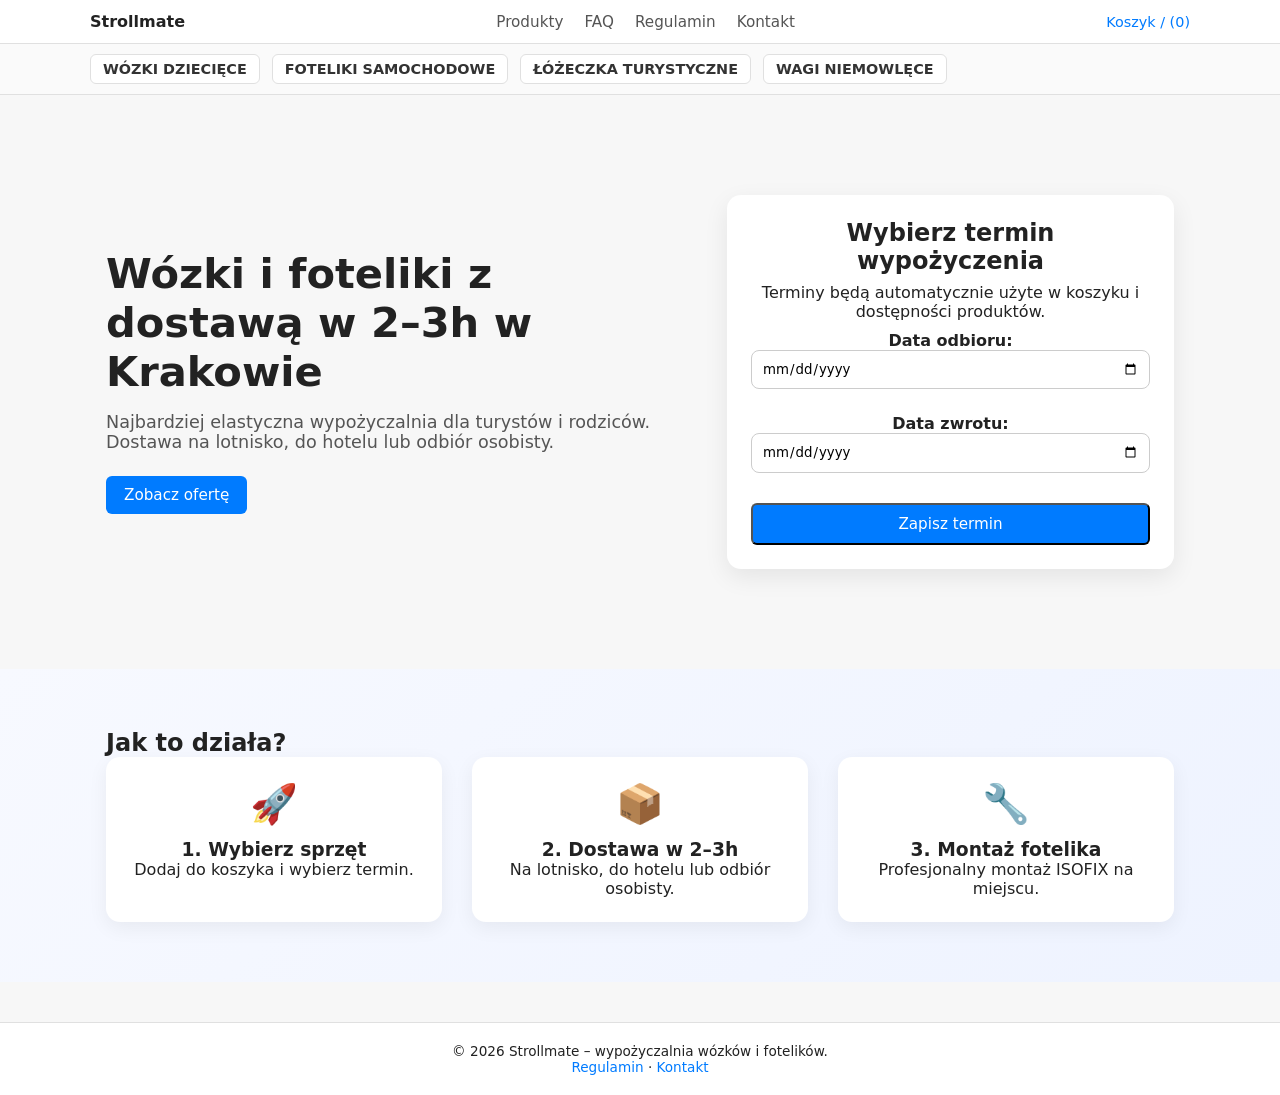
<file: index.html>
<!DOCTYPE html>
<html lang="pl">
<head>
  <meta charset="UTF-8" />
  <title>Strollmate – Wózki i foteliki z dostawą w Krakowie</title>
  <meta name="viewport" content="width=device-width, initial-scale=1" />
  <link rel="stylesheet" href="assets/css/style.css" />
  <script defer src="assets/js/app.js"></script>
</head>

<body>

  <!-- TOPBAR -->
  <header class="topbar">
    <div class="container topbar-inner">
      <div class="topbar-left">
        <a href="index.html" class="logo">Strollmate</a>
      </div>

      <nav class="topbar-nav">
        <a href="produkty.html">Produkty</a>
        <a href="faq.html">FAQ</a>
        <a href="regulamin.html">Regulamin</a>
        <a href="kontakt.html">Kontakt</a>
      </nav>

      <div class="topbar-right">
        <a href="rezerwacja.html" class="cart-link">Koszyk / <span id="cart-total">0,00 zł (0)</span></a>
      </div>
    </div>
  </header>

  <!-- KATEGORIE -->
  <section class="categories">
    <div class="container categories-inner">
      <a href="produkty.html#wozki">WÓZKI DZIECIĘCE</a>
      <a href="produkty.html#foteliki">FOTELIKI SAMOCHODOWE</a>
      <a href="produkty.html#lozeczka">ŁÓŻECZKA TURYSTYCZNE</a>
      <a href="produkty.html#wagi">WAGI NIEMOWLĘCE</a>
    </div>
  </section>

  <!-- FANCY HERO -->
  <section class="fancy-hero">
    <div class="container fancy-grid">

      <div class="fancy-left">
        <h1>Wózki i foteliki z dostawą w 2–3h w Krakowie</h1>
        <p>Najbardziej elastyczna wypożyczalnia dla turystów i rodziców. Dostawa na lotnisko, do hotelu lub odbiór osobisty.</p>
        <a href="produkty.html" class="btn-primary">Zobacz ofertę</a>
      </div>

      <div class="fancy-right">
        <div class="fancy-card">

          <h2>Wybierz termin wypożyczenia</h2>
          <p>Terminy będą automatycznie użyte w koszyku i dostępności produktów.</p>

          <label for="date-start" style="display:block; margin-top:10px; font-weight:600;">
            Data odbioru:
          </label>
          <input 
            type="date" 
            id="date-start" 
            style="padding:10px; width:100%; margin-bottom:15px; border-radius:8px; border:1px solid #ccc;"
          >

          <label for="date-end" style="display:block; margin-top:10px; font-weight:600;">
            Data zwrotu:
          </label>
          <input 
            type="date" 
            id="date-end" 
            style="padding:10px; width:100%; margin-bottom:15px; border-radius:8px; border:1px solid #ccc;"
          >

          <button 
            id="apply-dates"
            class="btn-primary"
            style="margin-top:15px; width:100%;"
          >
            Zapisz termin
          </button>

        </div>
      </div>

    </div>
  </section>

  <!-- STEPS PREMIUM -->
  <section class="steps-premium">
    <div class="container">
      <h2>Jak to działa?</h2>

      <div class="steps-premium-grid">

        <div class="step-premium">
          <div class="step-icon">🚀</div>
          <h3>1. Wybierz sprzęt</h3>
          <p>Dodaj do koszyka i wybierz termin.</p>
        </div>

        <div class="step-premium">
          <div class="step-icon">📦</div>
          <h3>2. Dostawa w 2–3h</h3>
          <p>Na lotnisko, do hotelu lub odbiór osobisty.</p>
        </div>

        <div class="step-premium">
          <div class="step-icon">🔧</div>
          <h3>3. Montaż fotelika</h3>
          <p>Profesjonalny montaż ISOFIX na miejscu.</p>
        </div>

      </div>
    </div>
  </section>

  <!-- FOOTER -->
  <footer class="footer">
    <div class="container footer-inner">
      <p>© 2026 Strollmate – wypożyczalnia wózków i fotelików.</p>
      <p><a href="regulamin.html">Regulamin</a> · <a href="kontakt.html">Kontakt</a></p>
    </div>
  </footer>

</body>
</html>
</file>
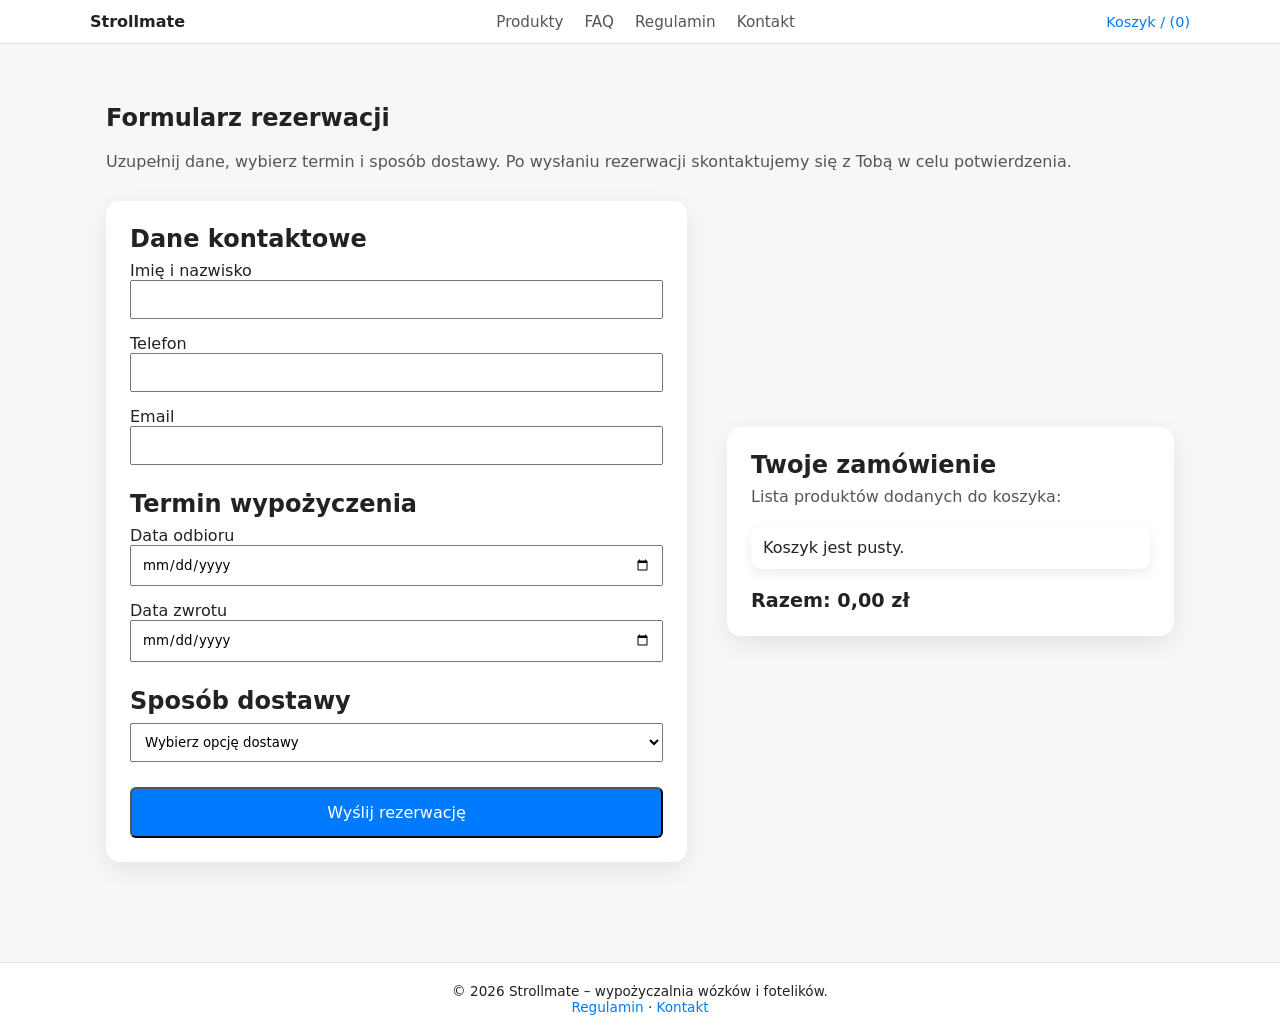
<file: rezerwacja.html>
<!DOCTYPE html>
<html lang="pl">
<head>
  <meta charset="UTF-8" />
  <title>Rezerwacja – Strollmate</title>
  <meta name="viewport" content="viewport-fit=cover, width=device-width, initial-scale=1" />
  <link rel="stylesheet" href="assets/css/style.css" />
  <script defer src="assets/js/app.js"></script>
</head>

<body>

  <!-- TOPBAR -->
  <header class="topbar">
    <div class="container topbar-inner">
      <div class="topbar-left">
        <a href="index.html" class="logo">Strollmate</a>
      </div>

      <nav class="topbar-nav">
        <a href="produkty.html">Produkty</a>
        <a href="faq.html">FAQ</a>
        <a href="regulamin.html">Regulamin</a>
        <a href="kontakt.html">Kontakt</a>
      </nav>

      <div class="topbar-right">
        <a href="rezerwacja.html" class="cart-link">Koszyk / <span id="cart-total">(0)</span></a>
      </div>
    </div>
  </header>

  <!-- FORMULARZ PREMIUM -->
  <section class="fancy-hero">
    <div class="container">

      <h1 style="margin-bottom: 20px;">Formularz rezerwacji</h1>
      <p style="color:#555; margin-bottom: 30px;">Uzupełnij dane, wybierz termin i sposób dostawy. Po wysłaniu rezerwacji skontaktujemy się z Tobą w celu potwierdzenia.</p>

      <div class="fancy-grid">

        <!-- LEWA STRONA: FORMULARZ -->
        <div class="fancy-left">

          <form id="reservation-form" class="fancy-card" style="text-align:left;">

            <!-- UKRYTE POLE NA KOSZYK -->
            <input type="hidden" name="items" id="cart-hidden">
            <input type="hidden" name="totalPrice" id="cart-total-hidden">

            <h2>Dane kontaktowe</h2>

            <label>Imię i nazwisko</label>
            <input 
              type="text" 
              name="name" 
              id="name"
              required 
              style="width:100%; padding:10px; margin-bottom:15px;"
            >

            <label>Telefon</label>
            <input 
              type="text" 
              name="phone" 
              id="phone"
              required 
              style="width:100%; padding:10px; margin-bottom:15px;"
            >

            <label>Email</label>
            <input 
              type="email" 
              name="email" 
              id="email"
              required 
              style="width:100%; padding:10px; margin-bottom:25px;"
            >


            <h2>Termin wypożyczenia</h2>

            <label>Data odbioru</label>
            <input 
              type="date" 
              name="startDate" 
              required 
              style="width:100%; padding:10px; margin-bottom:15px;"
            >

            <label>Data zwrotu</label>
            <input 
              type="date" 
              name="endDate" 
              required 
              style="width:100%; padding:10px; margin-bottom:25px;"
            >


            <h2>Sposób dostawy</h2>

            <select 
              id="delivery-option"
              name="delivery" 
              required 
              style="width:100%; padding:10px; margin-bottom:25px;"
            >             
              <option value="">Wybierz opcję dostawy</option>
              <option value="pickup">Odbiór osobisty</option>
              <option value="hotel">Dostawa do hotelu</option>
              <option value="airport">Dostawa na lotnisko Balice</option>
              <option value="address">Dostawa pod wskazany adres</option>
            </select>

            <!-- ⭐ POLE ADRESU — UKRYTE NA START -->
            <div id="address-field" class="hidden">
              <label>Adres (jeśli dotyczy)</label>
              <input 
                type="text" 
                name="address" 
                id="address"
                placeholder="Ulica, nr, miasto" 
                style="width:100%; padding:10px; margin-bottom:25px;"
              >
            </div>

            <button 
              type="submit" 
              class="btn-primary" 
              style="width:100%; padding:14px; font-size:1rem;"
            >
              Wyślij rezerwację
            </button>

          </form>

        </div>

        <!-- PRAWA STRONA: PODSUMOWANIE KOSZYKA -->
        <div class="fancy-right">
          <div class="fancy-card" style="text-align:left;">
            <h2>Twoje zamówienie</h2>
            <p style="color:#555; margin-bottom:20px;">Lista produktów dodanych do koszyka:</p>

            <div id="cart-items"></div>

            <p id="cart-term-summary" style="margin-top:10px; color:#555;"></p>

            <p style="margin-top:20px; font-size:1.2rem; font-weight:700;">
              Razem: <span id="cart-total-summary">0,00 zł</span>
            </p>
          </div>
        </div>

      </div>

    </div>
  </section>

  <!-- FOOTER -->
  <footer class="footer">
    <div class="container footer-inner">
      <p>© 2026 Strollmate – wypożyczalnia wózków i fotelików.</p>
      <p><a href="regulamin.html">Regulamin</a> · <a href="kontakt.html">Kontakt</a></p>
    </div>
  </footer>

  <!-- ⭐ PROSTY KOMUNIKAT PO WYSŁANIU REZERWACJI -->
  <div id="reservation-message" 
       style="
         display:none;
         position:fixed;
         bottom:20px;
         left:50%;
         transform:translateX(-50%);
         background:#333;
         color:#fff;
         padding:16px 22px;
         border-radius:8px;
         font-size:1rem;
         z-index:99999;
         box-shadow:0 4px 12px rgba(0,0,0,0.25);
       ">
    Rezerwacja wysłana. Dziękujemy! Za moment wrócisz na stronę główną.
  </div>

</body>
</html>
</file>
<file: assets/css/style.css>
/* RESET */
* {
  box-sizing: border-box;
  margin: 0;
  padding: 0;
  font-family: system-ui, -apple-system, BlinkMacSystemFont, "Segoe UI", sans-serif;
}

img {
  display: block;
  max-width: 100%;
}

body {
  background: #f7f7f7;
  color: #222;
}

section {
  margin-bottom: 40px;
}

.container {
  max-width: 1100px;
  margin: 0 auto;
  padding: 0 16px;
}

/* TOPBAR */

.topbar {
  background: #ffffff;
  border-bottom: 1px solid #e0e0e0;
}

.topbar-inner {
  display: flex;
  align-items: center;
  justify-content: space-between;
  padding: 12px 0;
}

.logo {
  font-weight: 700;
  text-decoration: none;
  color: #222;
}

.topbar-nav a {
  margin: 0 8px;
  text-decoration: none;
  color: #555;
  font-size: 0.95rem;
}

.topbar-nav a:hover {
  color: #007bff;
}

.topbar-right {
  display: flex;
  align-items: center;
  gap: 12px;
}

.cart-link {
  font-size: 0.9rem;
  text-decoration: none;
  color: #007bff;
}

/* KATEGORIE */

.categories {
  background: #fafafa;
  border-bottom: 1px solid #e0e0e0;
}

.categories-inner {
  display: flex;
  flex-wrap: wrap;
  gap: 12px;
  padding: 10px 0;
}

.categories-inner a {
  text-decoration: none;
  color: #333;
  font-weight: 600;
  font-size: 0.9rem;
  padding: 6px 12px;
  background: #fff;
  border-radius: 6px;
  border: 1px solid #e0e0e0;
}

.categories-inner a:hover {
  background: #f0f8ff;
}

/* BUTTONS */

.btn-primary,
.btn-secondary {
  display: inline-block;
  padding: 10px 18px;
  border-radius: 6px;
  text-decoration: none;
  font-size: 0.95rem;
  cursor: pointer;
  transition: 0.2s;
}

.btn-primary {
  background: #007bff;
  color: #fff;
}

.btn-primary:hover {
  background: #0069d9;
}

.btn-secondary {
  background: #ffffff;
  color: #007bff;
  border: 1px solid #007bff;
}

.btn-secondary:hover {
  background: #f0f8ff;
}

/* HERO — FANCY VERSION */

.fancy-hero {
  padding: 60px 0;
}

.fancy-grid {
  display: grid;
  grid-template-columns: 1.3fr 1fr;
  gap: 40px;
  align-items: center;
}

.fancy-left h1 {
  font-size: 2.6rem;
  margin-bottom: 16px;
}

.fancy-left p {
  font-size: 1.1rem;
  margin-bottom: 24px;
  color: #555;
}

.fancy-card {
  background: #fff;
  padding: 24px;
  border-radius: 14px;
  box-shadow: 0 8px 24px rgba(0,0,0,0.08);
  text-align: center;
  transition: 0.2s;
}

.fancy-card:hover {
  transform: translateY(-4px);
}

.fancy-img {
  width: 100%;
  border-radius: 10px;
  margin-bottom: 16px;
}

.fancy-card h2 {
  margin-bottom: 8px;
}

.fancy-card .price {
  font-size: 1.2rem;
  font-weight: 700;
  margin: 12px 0;
}

/* MOSAIC PRODUCT GRID */

.mosaic {
  padding: 40px 0;
}

.mosaic-grid {
  display: grid;
  grid-template-columns: repeat(auto-fit, minmax(260px, 1fr));
  gap: 24px;
}

.mosaic-card {
  position: relative;
  overflow: hidden;
  border-radius: 14px;
  box-shadow: 0 6px 20px rgba(0,0,0,0.08);
  transition: 0.2s;
}

.mosaic-card:hover {
  transform: translateY(-4px);
}

.mosaic-card.unavailable {
  opacity: 0.45;
  filter: grayscale(100%);
}

.mosaic-card img {
  width: 100%;
  height: 220px;
  object-fit: cover;
}

@media (max-width: 480px) {
  .mosaic-card img {
    height: 160px;
  }
}

.mosaic-info {
  padding: 16px;
  background: #fff;
}

.mosaic-info h2 {
  margin-bottom: 6px;
}

/* STEPS — PREMIUM VERSION */

.steps-premium {
  padding: 60px 0;
  background: linear-gradient(135deg, #f7f9ff, #eef3ff);
}

.steps-premium-grid {
  display: grid;
  grid-template-columns: repeat(auto-fit, minmax(240px, 1fr));
  gap: 30px;
}

.step-premium {
  background: #fff;
  padding: 24px;
  border-radius: 14px;
  text-align: center;
  box-shadow: 0 6px 20px rgba(0,0,0,0.06);
  transition: 0.2s;
}

.step-premium:hover {
  transform: translateY(-3px);
}

.step-icon {
  font-size: 2.4rem;
  margin-bottom: 12px;
}

/* FOOTER */

.footer {
  margin-top: 40px;
  padding: 20px 0;
  background: #ffffff;
  border-top: 1px solid #e0e0e0;
}

.footer-inner {
  text-align: center;
  font-size: 0.85rem;
}

.footer-inner a {
  color: #007bff;
  text-decoration: none;
}

.footer-inner a:hover {
  text-decoration: underline;
}

/* RESPONSIVE */

@media (max-width: 768px) {
  .fancy-grid {
    grid-template-columns: 1fr;
  }

  .topbar-inner {
    flex-direction: column;
    align-items: flex-start;
    gap: 8px;
  }
}

/* ⭐ OVERLAY NIEDZIELNY NA ZDJĘCIU PRODUKTU */

.product-image {
  position: relative;
}

.sunday-overlay {
  filter: grayscale(100%) brightness(60%);
}

.sunday-overlay-text {
  position: absolute;
  top: 0;
  left: 0;
  width: 100%;
  height: 100%;
  display: flex;
  align-items: center;
  justify-content: center;
  text-align: center;
  padding: 12px;
  background: rgba(0, 0, 0, 0.45);
  color: #fff;
  font-size: 14px;
  font-weight: 500;
  border-radius: 8px;
}

/* -------------------------------------------------- */
/* ⭐ SLIDER PRODUKTÓW — NOWE STYLE */
/* -------------------------------------------------- */

.product-slider {
  margin-top: 60px;
}

.product-slider h2 {
  margin-bottom: 20px;
}

.slider-wrapper {
  position: relative;
  overflow: hidden;
}

.slider-track {
  display: flex;
  gap: 20px;
  transition: transform 0.3s ease;
}

.small-card {
  min-width: calc(33.333% - 20px);
  flex-shrink: 0;
}

.slider-btn {
  position: absolute;
  top: 50%;
  transform: translateY(-50%);
  background: #ffffff;
  border: 1px solid #ddd;
  width: 40px;
  height: 40px;
  border-radius: 50%;
  cursor: pointer;
  font-size: 22px;
  display: flex;
  align-items: center;
  justify-content: center;
  z-index: 10;
}

.slider-btn-left {
  left: -10px;
}

.slider-btn-right {
  right: -10px;
}

.slider-btn:hover {
  background: #f0f0f0;
}

@media (max-width: 768px) {
  .small-card {
    min-width: calc(50% - 20px);
  }
}

@media (max-width: 480px) {
  .small-card {
    min-width: 100%;
  }
}

/* ⭐ UKRYWANIE POLA ADRESU */
.hidden {
  display: none;
}
</file>
